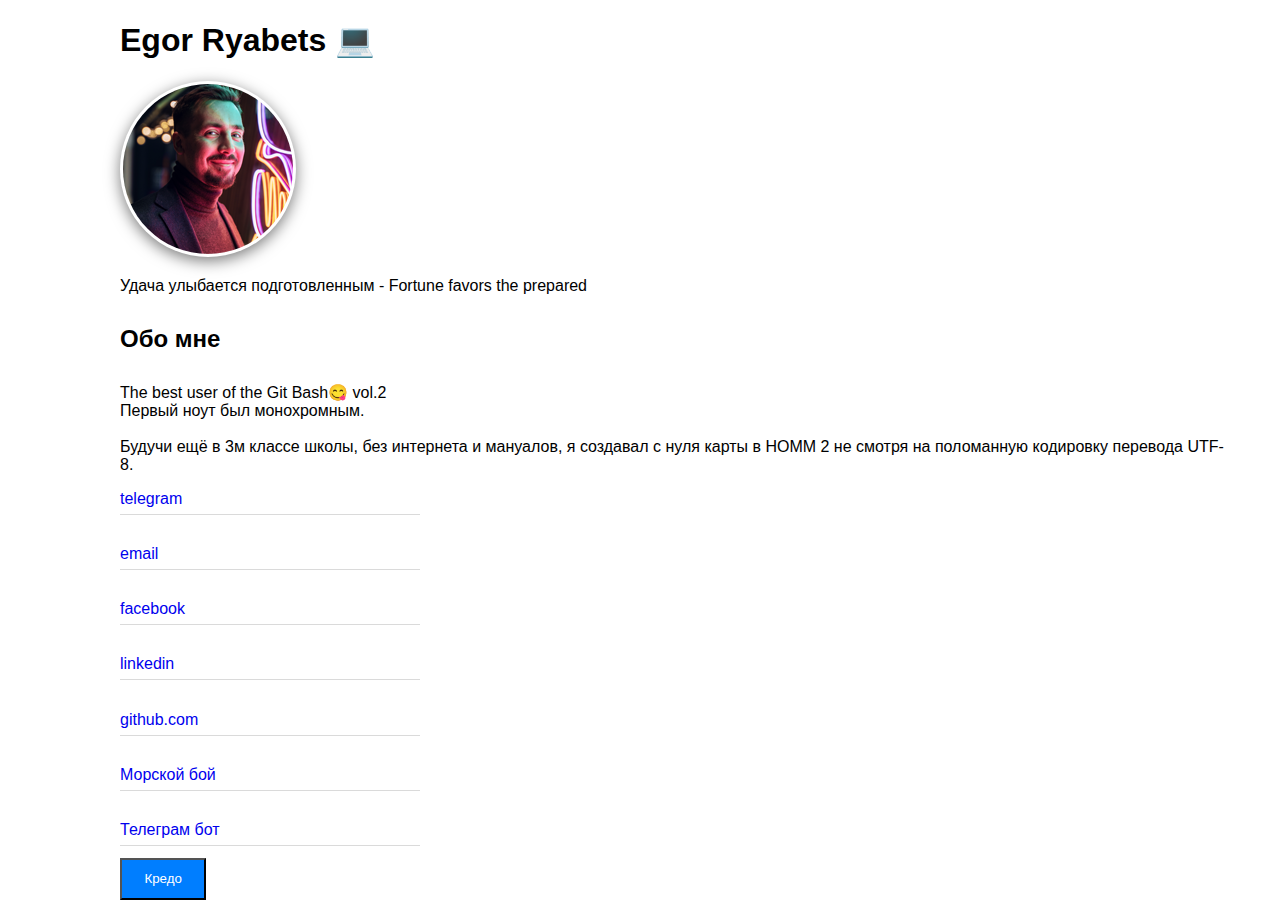
<file: index.html>
<!DOCTYPE html>
<html>
<head> 
	<meta http-equiv="Content-Type" content="text/html; charset=utf-8">
	<title>Egor Ryabets</title>
	<link rel="apple-touch-icon" sizes="180x180" href="apple-touch-icon.png">
	<link rel="icon" type="image/png" sizes="32x32" href="favicon-32x32.png">
	<link rel="icon" type="image/png" sizes="16x16" href="favicon-16x16.png">
	<link rel="manifest" href="/site.webmanifest">
	<link rel="stylesheet" href="main.css">
	
</head>

<style>
   button {
    background: #007eff; /* Синий цвет фона */
    color: #fff; /* Белый цвет текста */
    padding: 0.7rem 1.4rem; /* Поля вокруг текста */
    margin-bottom: 1rem; /* Отступ снизу */ 
   }

      .button {
      background-color: hsl(197, 100%, 50%);
      border: none;
      color: white;
      padding: 20px 34px;
      text-align: center;
      text-decoration: none;
      display: inline-block;
      font-size: 16px;
      margin: 4px 2px;
      cursor: pointer;
      }
    </style>
  </style>

  	

<body class="container">
		<h1>Egor Ryabets 💻</h1>

		<div class="item">
			<img class="photo" src="me1.png" width="170" height="170" alt="фото">
		</div>

			<p>Удача улыбается подготовленным - Fortune favors the prepared</p>

			<h2>Обо мне
			</h2>

			<p>The best user of the Git Bash😋 vol.2<br>
				Первый ноут был монохромным.<br>
				<br>
				Будучи ещё в 3м классе школы, без интернета и мануалов, я создавал с нуля карты в HOMM 2 не смотря на поломанную кодировку перевода UTF-8.
			</p>

			<div class="contacts">

				<a href="http://t.me/ryabets_qa">telegram</a> 
				<br>
				<a href="mailto:egorbucks@gmail.com">email</a>
				<br>
				<a href="https://www.facebook.com/egorbucks">facebook</a>
				<br>
				<a href="www.linkedin.com/in/egor-ryabets-qa">linkedin</a>
				<br>
				<a href="https://github.com/E-Ryabets">github.com</a>
				<br>
				<a href="battle.html">Морской бой</a>
				<br>
				<a href="http://t.me/QA_RE_card_bot">Телеграм бот</a>
			</div>
				<button type="button">Кредо</button>
				<script type="text/javascript" src="js.js"></script>
										


</body>

</html>
</file>
<file: main.css>
body {
  font-family: Roboto, sans-serif;
}

.container {
  padding: 0 40px;
  margin-left: 80px;
}

  /* Свойства ссылок */
a {
  display: block;
  text-decoration:none;
  margin-bottom: 1.2em;
  position: relative;
}

  /* Что делать при наведении на ссылку */
a:hover {
  color:#FFD700;
}

  /* Этим свойством добавляем подчеркивание через создание псевдокласса */
a::after {
  content: '';
  position: absolute;
  left: 0;
  right: 0;
  transform: translateY(1.5em);
  border-bottom: 1px solid #dadada;
  width: 300px;
}

h1 {
  font-size: 2em;
}

h2 {
  font-size: 1.5em;
  margin: 1.25em 0;
}

  /* Свойства фотографии*/
.photo {
  border-radius: 100px;
  /* Радиус скругления */
  border: 3px solid transparent;
  /* Параметры рамки */
  box-shadow: 0 4px 15px 0px rgba(0, 0, 0, 0.52);
  object-fit: cover;
}

  /* Эффект наведения на картинку */
.photo:hover {
  border: 3px solid #007eff;
}
</file>
